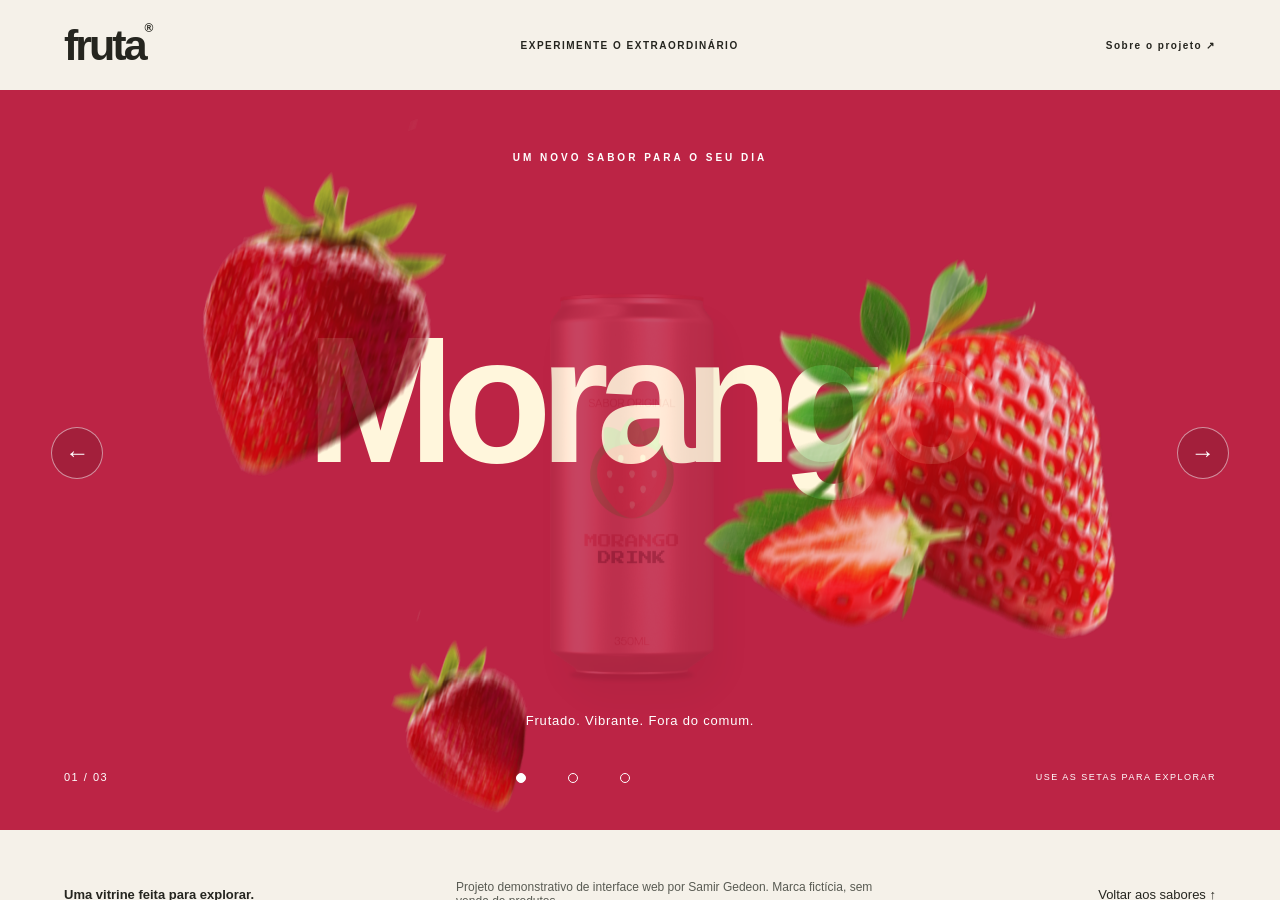
<file: index.html>
<!doctype html><html lang="pt-BR"><head><meta charset="utf-8"><meta name="viewport" content="width=device-width,initial-scale=1"><meta http-equiv="refresh" content="0;url=refrigerante/"><title>Fruta — Vitrine de sabores</title></head><body><a href="refrigerante/">Abrir a vitrine de sabores</a></body></html>
</file>
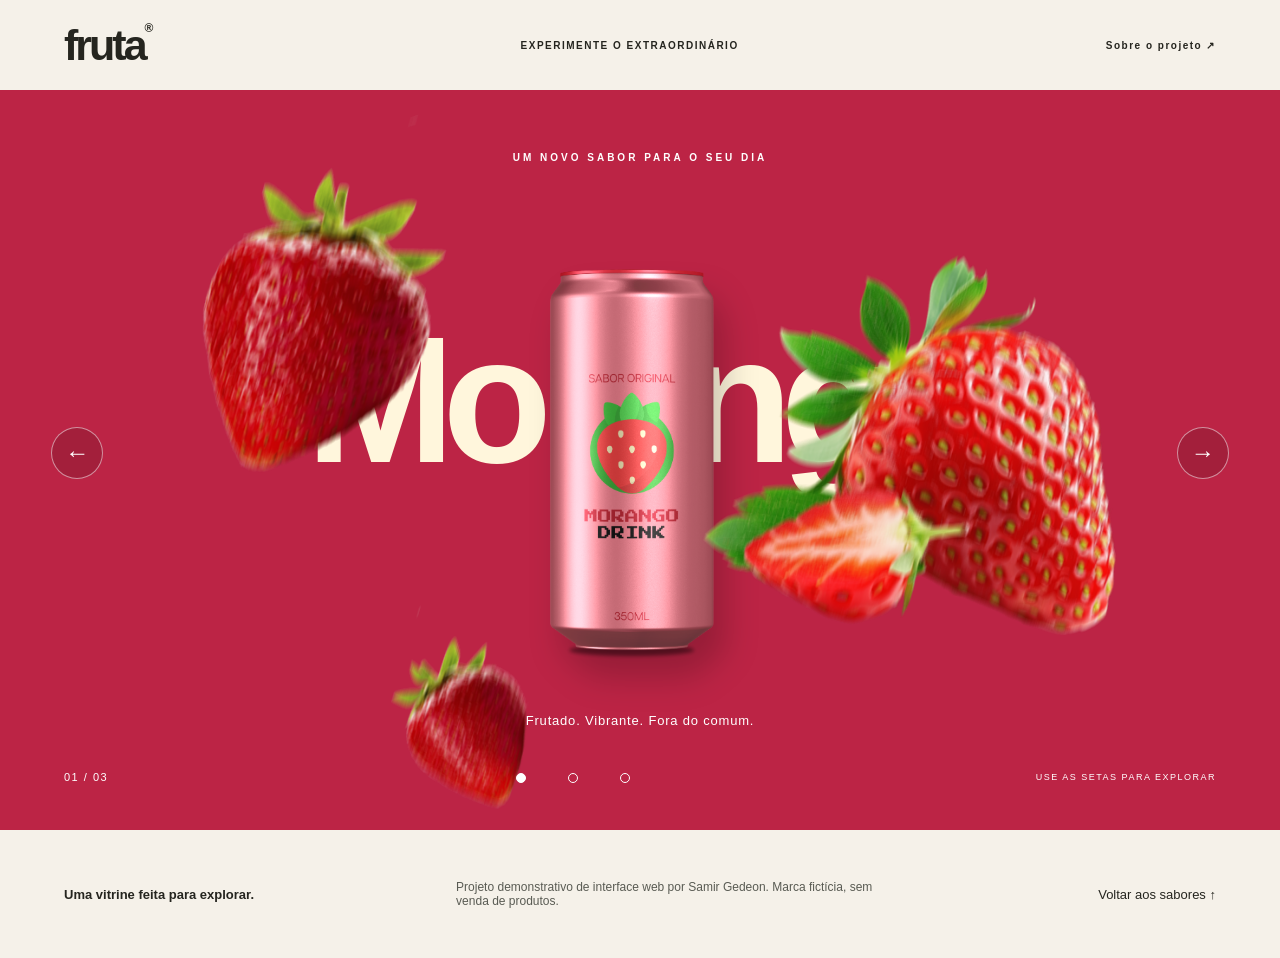
<file: refrigerante/index.html>
<!doctype html>
<html lang="pt-BR"><head><meta charset="utf-8"><meta name="viewport" content="width=device-width,initial-scale=1"><meta name="description" content="Vitrine demonstrativa de refrigerantes com carrossel acessível e layout adaptado ao celular."><title>Fruta — Sabores em movimento</title><link rel="stylesheet" href="styles.css"><script src="scripts.js" defer></script></head>
<body><header><a class="brand" href="#produtos">fruta<span>®</span></a><span class="edition">EXPERIMENTE O EXTRAORDINÁRIO</span><a class="about-link" href="#sobre">Sobre o projeto ↗</a></header>
<main id="produtos" aria-label="Vitrine de sabores" aria-roledescription="carrossel" tabindex="0">
<div class="item active" style="--background:#bc2445" role="group" aria-roledescription="slide" aria-label="1 de 3: Morango"><p class="kicker">UM NOVO SABOR PARA O SEU DIA</p><h1 class="title">Morango</h1><img src="imagens/Morango-refrigerante-foregroundBlur.png" class="fruit" alt="" aria-hidden="true"><img src="imagens/Morango-refrigerante.png" class="refri" alt="Lata de refrigerante sabor morango"><p class="flavor">Frutado. Vibrante. Fora do comum.</p></div>
<div class="item" style="--background:#254d3a" role="group" aria-roledescription="slide" aria-label="2 de 3: Abacate" hidden><p class="kicker">UMA COMBINAÇÃO QUE SURPREENDE</p><h1 class="title">Abacate</h1><img src="imagens/Abacate-refrigerante-foregroundBlur.png" class="fruit" alt="" aria-hidden="true"><img src="imagens/Abacate-refrigerante.png" class="refri" alt="Lata de refrigerante sabor abacate"><p class="flavor">Original em cada detalhe.</p></div>
<div class="item" style="--background:#9a4b13" role="group" aria-roledescription="slide" aria-label="3 de 3: Laranja" hidden><p class="kicker">O CLÁSSICO COM UMA NOVA ENERGIA</p><h1 class="title">Laranja</h1><img src="imagens/Laranja-refrigerante-foregroundBlur.png" class="fruit" alt="" aria-hidden="true"><img src="imagens/Laranja-refrigerante.png" class="refri" alt="Lata de refrigerante sabor laranja"><p class="flavor">Cítrico. Leve. Cheio de personalidade.</p></div>
<button id="prev" class="arrow" aria-label="Sabor anterior">←</button><button id="next" class="arrow" aria-label="Próximo sabor">→</button><div class="controls"><span id="counter" aria-hidden="true">01 / 03</span><div class="dots" aria-label="Escolher sabor"><button aria-label="Mostrar Morango" aria-current="true" data-slide="0"></button><button aria-label="Mostrar Abacate" aria-current="false" data-slide="1"></button><button aria-label="Mostrar Laranja" aria-current="false" data-slide="2"></button></div><span class="hint">USE AS SETAS PARA EXPLORAR</span></div><p id="slide-status" class="sr-only" role="status" aria-live="polite">Sabor Morango, 1 de 3</p></main>
<footer id="sobre"><b>Uma vitrine feita para explorar.</b><p>Projeto demonstrativo de interface web por Samir Gedeon. Marca fictícia, sem venda de produtos.</p><a href="#produtos">Voltar aos sabores ↑</a></footer></body></html>
</file>
<file: refrigerante/styles.css>
*{box-sizing:border-box}html{scroll-behavior:smooth}body{margin:0;font-family:Arial,Helvetica,sans-serif;background:#f5f1e9;color:#25251f}a{color:inherit;text-decoration:none}header{height:90px;display:flex;align-items:center;justify-content:space-between;gap:20px;padding:0 5vw;background:#f5f1e9}.brand{font-size:43px;font-weight:900;letter-spacing:-3px}.brand span{font-size:12px;vertical-align:top;letter-spacing:0}.edition,.about-link{font-size:10px;font-weight:700;letter-spacing:1.5px}main{position:relative;height:min(740px,calc(100svh - 90px));min-height:520px;overflow:hidden;color:white}.item{position:absolute;inset:0;overflow:hidden;background:var(--background)}.item[hidden]{display:none}.kicker{position:absolute;top:7%;width:100%;text-align:center;font-size:10px;font-weight:700;letter-spacing:3px;z-index:3}.title{position:absolute;top:42%;left:50%;transform:translate(-50%,-50%);font-size:clamp(56px,14vw,195px);letter-spacing:-.07em;line-height:1;margin:0;white-space:nowrap;font-weight:900;color:#fff6dc}.refri{position:absolute;left:50%;top:48%;transform:translate(-50%,-50%);width:min(600px,88vw);max-height:78%;object-fit:contain;z-index:2;filter:drop-shadow(12px 25px 16px #0003)}.fruit{position:absolute;left:50%;top:50%;transform:translate(-50%,-50%);width:130%;height:120%;object-fit:cover;z-index:3;pointer-events:none}.flavor{position:absolute;bottom:12%;left:15%;right:15%;text-align:center;z-index:4;font-size:13px;letter-spacing:.8px}.arrow{position:absolute;top:49%;transform:translateY(-50%);border:1px solid #ffffff80;background:#0002;color:#fff;width:52px;height:52px;border-radius:50%;font-size:24px;cursor:pointer;z-index:5}.arrow:hover{background:#fff3}#prev{left:4vw}#next{right:4vw}.controls{position:absolute;bottom:5%;left:5%;right:5%;display:flex;align-items:center;justify-content:space-between;gap:15px;z-index:5;font-size:11px;letter-spacing:1.5px}.dots{display:flex;gap:8px}.dots button{width:44px;height:32px;border:0;background:transparent;position:relative;cursor:pointer}.dots button:after{content:'';position:absolute;width:8px;height:8px;left:18px;top:12px;border:1px solid white;border-radius:50%}.dots button[aria-current=true]:after{background:white}.hint{font-size:9px}button:focus-visible,a:focus-visible,main:focus-visible{outline:3px solid #ffe565;outline-offset:5px}footer{padding:38px 5vw;display:flex;justify-content:space-between;align-items:center;gap:30px;font-size:13px}footer p{font-size:12px;max-width:440px;color:#595b53}footer a{white-space:nowrap}.sr-only{position:absolute;width:1px;height:1px;overflow:hidden;clip:rect(0,0,0,0)}.active .refri{animation:reveal .45s ease-out}.active .fruit{animation:reveal .55s ease-out}@keyframes reveal{from{opacity:0;translate:0 30px}to{opacity:1;translate:0 0}}@media(max-width:600px){header{height:75px}.brand{font-size:35px}.edition{display:none}main{height:calc(88svh - 75px);min-height:490px}.title{font-size:16vw;top:35%}.refri{width:100vw;top:47%}.fruit{width:190%}.kicker{font-size:8px;letter-spacing:1.5px;top:7%}.arrow{width:44px;height:44px;font-size:21px;top:52%}.flavor{bottom:14%;font-size:11px}.hint{display:none}.controls{bottom:5%}footer{display:block}footer b{font-size:15px}footer p{margin:12px 0 20px}}@media(prefers-reduced-motion:reduce){html{scroll-behavior:auto}*{animation:none!important}}
</file>
